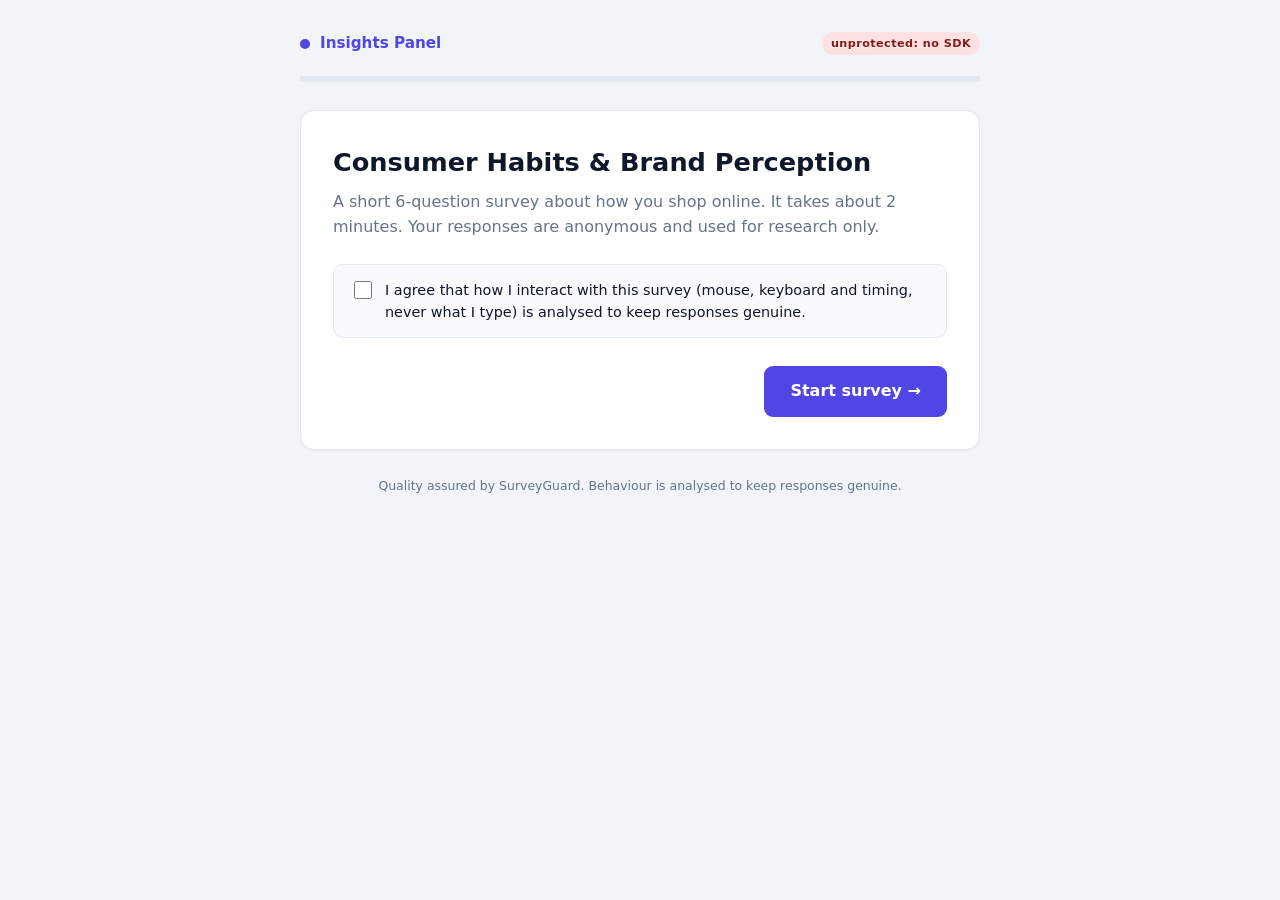
<file: index.html>
<!DOCTYPE html>
<html lang="en">
<head>
  <meta charset="UTF-8" />
  <meta name="viewport" content="width=device-width, initial-scale=1.0" />
  <title>Consumer Habits Survey</title>
  <meta name="robots" content="noindex" />
  <link rel="stylesheet" href="assets/styles.css" />
</head>
<body>
  <div class="wrap">
    <div class="brandbar">
      <span class="dot"></span> Insights Panel
      <span class="badge" id="sdk-badge">loading…</span>
    </div>
    <div class="progress"><span id="bar"></span></div>
    <div class="card" id="app"><!-- the survey renders here --></div>
    <p class="foot">Quality assured by SurveyGuard. Behaviour is analysed to keep responses genuine.</p>
  </div>

  <!-- 1) Settings: window.SG_CONFIG -->
  <script src="assets/config.js"></script>
  <!-- 2) The survey. It loads the SDK from SG_CONFIG.backend + /static/sdk/surveyguard.js itself. -->
  <script src="assets/survey.js"></script>
</body>
</html>
</file>
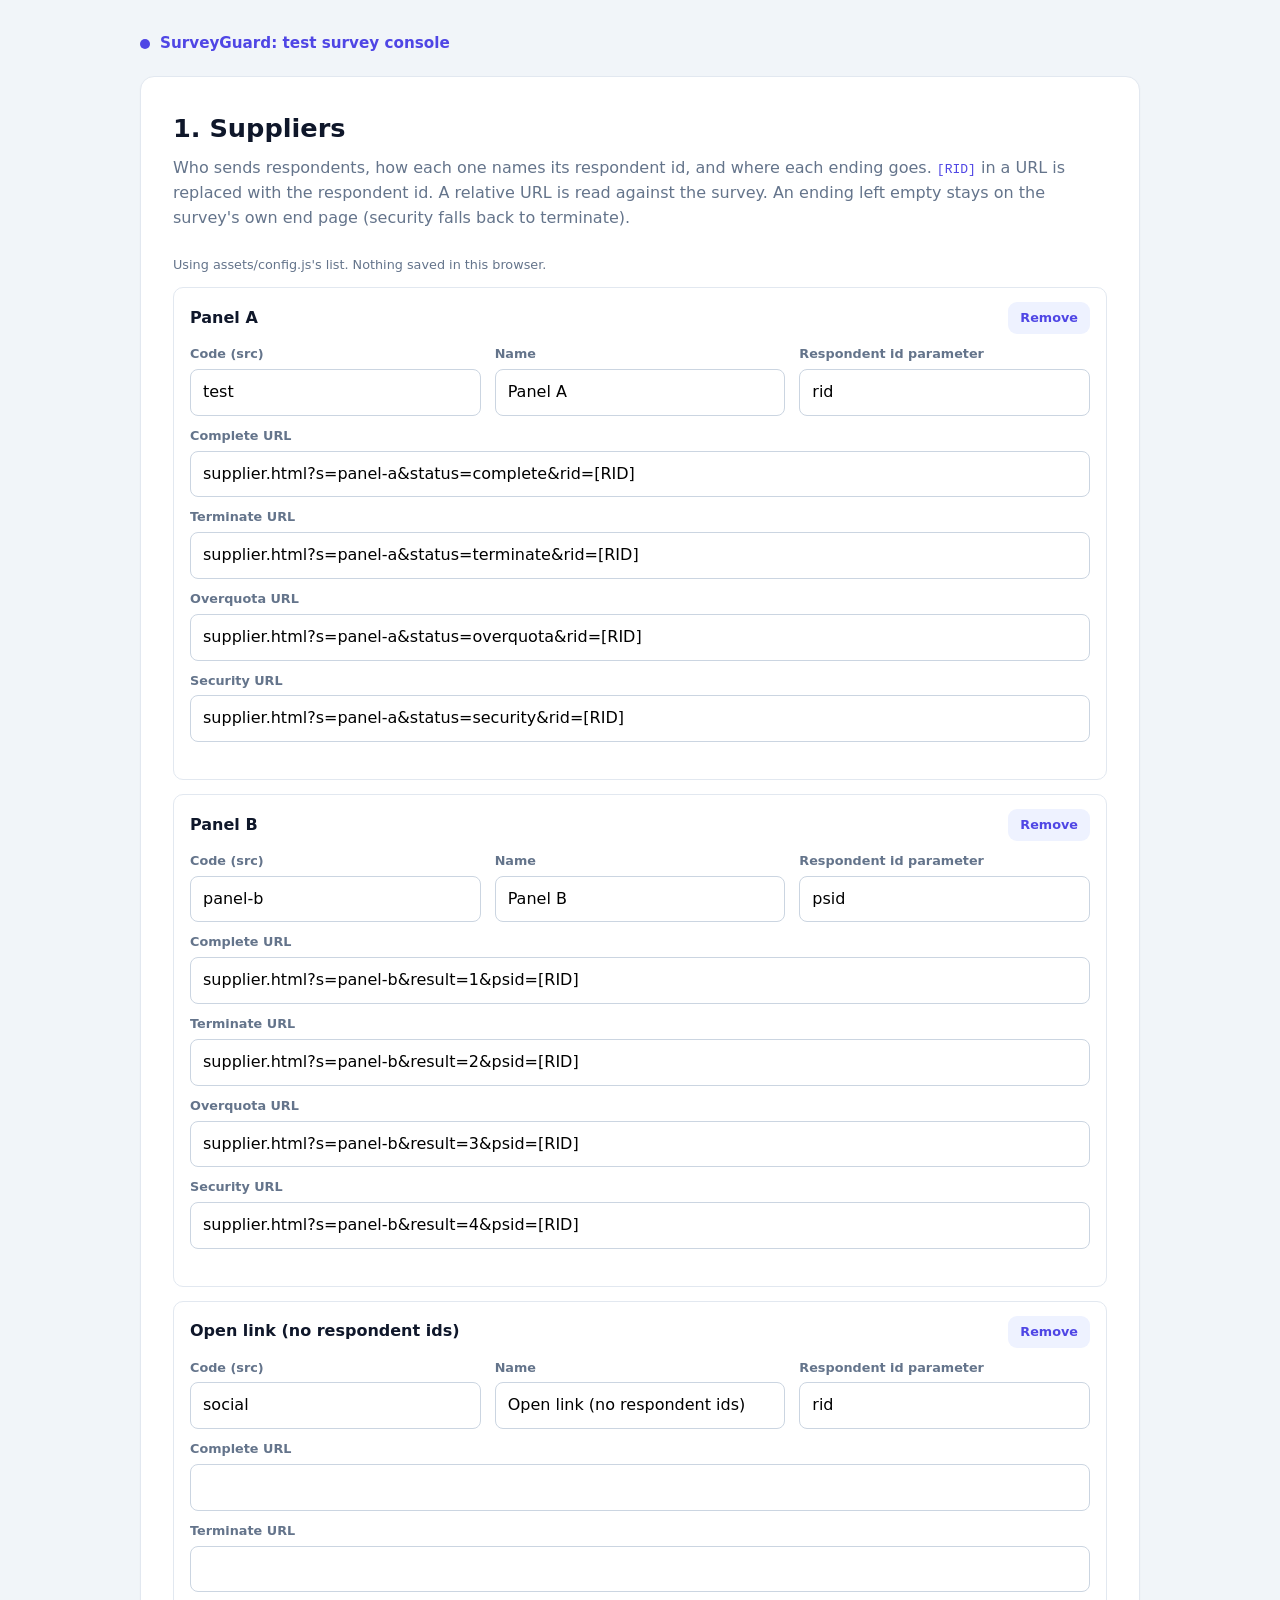
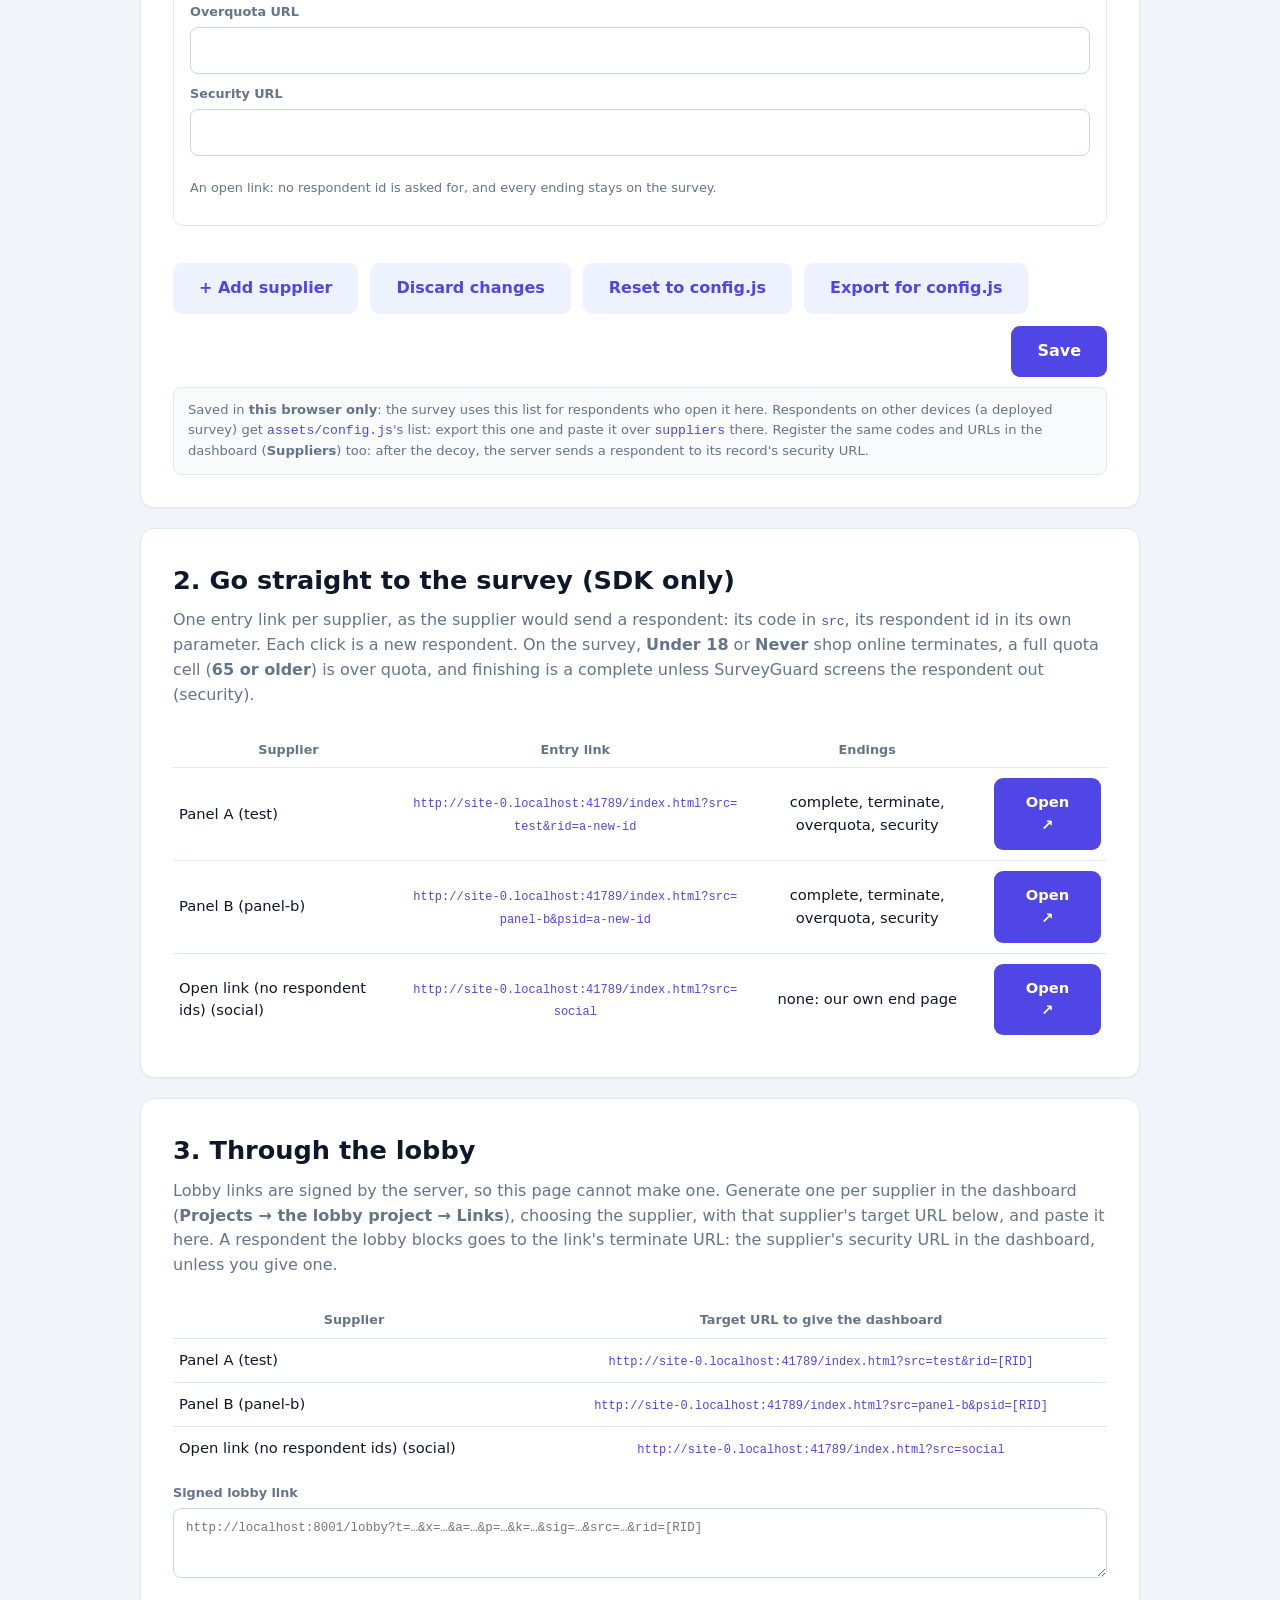
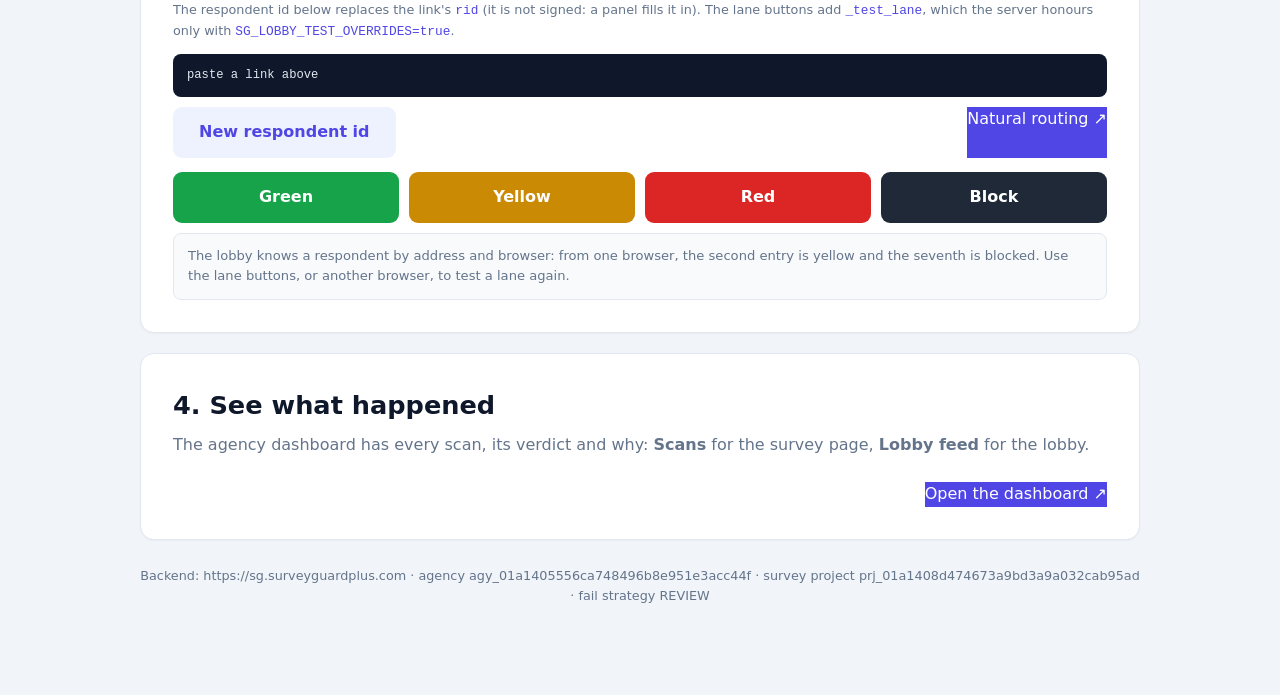
<file: launch.html>
<!DOCTYPE html>
<html lang="en">
<head>
  <meta charset="UTF-8" />
  <meta name="viewport" content="width=device-width, initial-scale=1.0" />
  <title>Test Survey Console</title>
  <meta name="robots" content="noindex" />
  <link rel="stylesheet" href="assets/styles.css" />
</head>
<body>
  <div class="wrap wide">
    <div class="brandbar"><span class="dot"></span> SurveyGuard: test survey console</div>
    <div class="verdict error" id="setup" style="display:none"></div>

    <div class="card">
      <h1>1. Suppliers</h1>
      <p class="lede">Who sends respondents, how each one names its respondent id, and where each ending goes.
        <code>[RID]</code> in a URL is replaced with the respondent id. A relative URL is read against the survey. An
        ending left empty stays on the survey's own end page (security falls back to terminate).</p>
      <p class="cfg" id="source-of-list"></p>
      <div id="editor"></div>
      <div class="err" id="editor-err"></div>
      <div class="nav" style="margin-top:8px;flex-wrap:wrap">
        <button class="btn-ghost" id="add">+ Add supplier</button>
        <button class="btn-ghost" id="discard">Discard changes</button>
        <button class="btn-ghost" id="reset">Reset to config.js</button>
        <button class="btn-ghost" id="export">Export for config.js</button>
        <button class="btn-primary" id="save">Save</button>
      </div>
      <div class="note">Saved in <b>this browser only</b>: the survey uses this list for respondents who open it here.
        Respondents on other devices (a deployed survey) get <code>assets/config.js</code>'s list: export this one and
        paste it over <code>suppliers</code> there. Register the same codes and URLs in the dashboard
        (<b>Suppliers</b>) too: after the decoy, the server sends a respondent to its record's security URL.</div>
      <div class="field" id="export-box" style="display:none;margin-top:14px">
        <label for="export-text">Paste over <code>suppliers: { … },</code> in assets/config.js</label>
        <textarea id="export-text" readonly style="min-height:220px"></textarea>
      </div>
    </div>

    <div class="card" style="margin-top:20px">
      <h1>2. Go straight to the survey (SDK only)</h1>
      <p class="lede">One entry link per supplier, as the supplier would send a respondent: its code in
        <code>src</code>, its respondent id in its own parameter. Each click is a new respondent. On the survey,
        <b>Under 18</b> or <b>Never</b> shop online terminates, a full quota cell (<b id="full"></b>) is over quota,
        and finishing is a complete unless SurveyGuard screens the respondent out (security).</p>
      <table class="matrix" id="suppliers"><thead><tr><th>Supplier</th><th>Entry link</th><th>Endings</th><th></th>
      </tr></thead><tbody></tbody></table>
    </div>

    <div class="card" style="margin-top:20px">
      <h1>3. Through the lobby</h1>
      <p class="lede">Lobby links are signed by the server, so this page cannot make one. Generate one per supplier in
        the dashboard (<b>Projects → the lobby project → Links</b>), choosing the supplier, with that supplier's
        target URL below, and paste it here. A respondent the lobby blocks goes to the link's terminate URL: the
        supplier's security URL in the dashboard, unless you give one.</p>
      <table class="matrix" id="targets"><thead><tr><th>Supplier</th><th>Target URL to give the dashboard</th></tr>
      </thead><tbody></tbody></table>
      <div class="field" style="margin-top:14px">
        <label for="link">Signed lobby link</label>
        <textarea id="link" placeholder="http://localhost:8001/lobby?t=…&x=…&a=…&p=…&k=…&sig=…&src=…&rid=[RID]"></textarea>
      </div>
      <p class="cfg">The respondent id below replaces the link's <code>rid</code> (it is not signed: a panel fills it
        in). The lane buttons add <code>_test_lane</code>, which the server honours only with
        <code>SG_LOBBY_TEST_OVERRIDES=true</code>.</p>
      <div class="urlbox" id="lobby-url">paste a link above</div>
      <div class="nav" style="margin-top:0">
        <button class="btn-ghost" id="lobby-new">New respondent id</button>
        <a class="btn-primary" id="lobby-open" target="_blank" rel="noopener"
           style="text-decoration:none;text-align:center">Natural routing ↗</a>
      </div>
      <div class="lanes" style="margin-top:14px">
        <button class="lane green" data-lane="green">Green</button>
        <button class="lane yellow" data-lane="yellow">Yellow</button>
        <button class="lane red" data-lane="red">Red</button>
        <button class="lane" style="background:#1f2937" data-lane="block">Block</button>
      </div>
      <div class="note">The lobby knows a respondent by address and browser: from one browser, the second entry is
        yellow and the seventh is blocked. Use the lane buttons, or another browser, to test a lane again.</div>
    </div>

    <div class="card" style="margin-top:20px">
      <h1>4. See what happened</h1>
      <p class="lede">The agency dashboard has every scan, its verdict and why: <b>Scans</b> for the survey page,
        <b>Lobby feed</b> for the lobby.</p>
      <div class="nav" style="margin-top:0">
        <a class="btn-primary" id="dashboard" target="_blank" rel="noopener"
           style="text-decoration:none;text-align:center">Open the dashboard ↗</a>
      </div>
    </div>

    <p class="foot cfg" id="cfgline"></p>
  </div>

  <script src="assets/config.js"></script>
  <script>
    (function () {
      var cfg = window.SG_CONFIG || {};
      var here = location.origin + location.pathname.replace(/[^/]+$/, '');
      var ENDINGS = ['complete', 'terminate', 'overquota', 'security'];
      var CODE = /^[A-Za-z0-9._~-]{1,256}$/;
      var PARAM = /^[A-Za-z0-9._-]{1,64}$/;

      function newRid() {
        return 't-' + Date.now().toString(36) + '-' + Math.random().toString(36).slice(2, 7);
      }

      function el(tag, props, children) {
        var node = document.createElement(tag);
        Object.keys(props || {}).forEach(function (k) { node[k] = props[k]; });
        (children || []).forEach(function (c) { node.append(c); });
        return node;
      }

      function cell(content) {
        return el('td', {}, [content]);
      }

      // ── The supplier editor ──────────────────────────────────────────────
      // `draft` is a list of { code, name, ridParam, redirects }: what the inputs show, saved only on Save.
      var draft = [];
      var editor = document.getElementById('editor');
      var errBox = document.getElementById('editor-err');

      function toDraft(suppliers) {
        return Object.keys(suppliers || {}).map(function (code) {
          var s = suppliers[code] || {};
          var redirects = {};
          ENDINGS.forEach(function (k) { redirects[k] = (s.redirects && s.redirects[k]) || ''; });
          return { code: code, name: s.name || '', ridParam: s.ridParam || 'rid', redirects: redirects };
        });
      }

      function urlProblem(value) {
        if (!value) return null;
        try {
          var url = new URL(value.split('[RID]').join('x'), here);
          return url.protocol === 'http:' || url.protocol === 'https:' ? null : 'must be an http(s) URL';
        } catch (e) {
          return 'is not a URL';
        }
      }

      /** The draft as config.js holds it, or a list of what is wrong with it. */
      function validated() {
        var problems = [];
        var out = {};
        draft.forEach(function (s, i) {
          var label = s.code || 'supplier ' + (i + 1);
          if (!CODE.test(s.code)) problems.push(label + ': the code must be letters, digits, ".", "_", "~" or "-"');
          else if (Object.prototype.hasOwnProperty.call(out, s.code)) problems.push(label + ': the code is used twice');
          if (!PARAM.test(s.ridParam)) problems.push(label + ': the respondent id parameter must be letters, digits, ".", "_" or "-"');
          var redirects = {};
          ENDINGS.forEach(function (k) {
            var v = s.redirects[k].trim();
            var bad = urlProblem(v);
            if (bad) problems.push(label + ': the ' + k + ' URL ' + bad);
            if (v) redirects[k] = v;
          });
          out[s.code] = { name: s.name.trim() || s.code, ridParam: s.ridParam, redirects: redirects };
        });
        return problems.length ? { problems: problems } : { suppliers: out };
      }

      function warnings(s) {
        var missing = ENDINGS.filter(function (k) { return s.redirects[k] && s.redirects[k].indexOf('[RID]') === -1; });
        var empty = ENDINGS.every(function (k) { return !s.redirects[k]; });
        if (empty) return 'An open link: no respondent id is asked for, and every ending stays on the survey.';
        return missing.length ? 'No [RID] in the ' + missing.join(', ') + ' URL: the supplier cannot tell who it is.' : '';
      }

      function renderEditor() {
        editor.textContent = '';
        draft.forEach(function (s, i) {
          var warn = el('p', { className: 'cfg', textContent: warnings(s) });
          function input(label, value, onInput, wide) {
            var field = el('div', { className: 'field' + (wide ? ' span2' : '') });
            var box = el('input', { type: 'text', value: value, spellcheck: false });
            box.addEventListener('input', function () { onInput(box.value); warn.textContent = warnings(s); });
            field.append(el('label', { textContent: label }), box);
            return field;
          }
          var remove = el('button', { className: 'btn-ghost', textContent: 'Remove' });
          remove.onclick = function () { draft.splice(i, 1); renderEditor(); };
          var grid = el('div', { className: 'sup-grid' }, [
            input('Code (src)', s.code, function (v) { s.code = v.trim(); }),
            input('Name', s.name, function (v) { s.name = v; }),
            input('Respondent id parameter', s.ridParam, function (v) { s.ridParam = v.trim(); })
          ].concat(ENDINGS.map(function (k) {
            return input(k[0].toUpperCase() + k.slice(1) + ' URL', s.redirects[k], function (v) { s.redirects[k] = v; }, true);
          })));
          editor.append(el('div', { className: 'sup' }, [
            el('div', { className: 'sup-head' }, [el('h2', { textContent: s.name || s.code || 'New supplier' }), remove]),
            grid, warn
          ]));
        });
        if (!draft.length) editor.append(el('p', { className: 'cfg', textContent: 'No suppliers: every respondent ends on the survey.' }));
      }

      function showSource() {
        document.getElementById('source-of-list').textContent = cfg.suppliersSaved
          ? 'Using the list saved in this browser.'
          : 'Using assets/config.js\'s list. Nothing saved in this browser.';
      }

      document.getElementById('add').onclick = function () {
        var n = draft.length + 1;
        var code = 'supplier-' + n;
        var page = 'supplier.html?s=' + code;
        draft.push({ code: code, name: 'Supplier ' + n, ridParam: 'rid', redirects: {
          complete: page + '&status=complete&rid=[RID]', terminate: page + '&status=terminate&rid=[RID]',
          overquota: page + '&status=overquota&rid=[RID]', security: page + '&status=security&rid=[RID]'
        } });
        renderEditor();
      };
      document.getElementById('discard').onclick = function () {
        draft = toDraft(cfg.suppliers); errBox.textContent = ''; renderEditor();
      };
      document.getElementById('reset').onclick = function () {
        try { localStorage.removeItem(cfg.savedSuppliersKey); } catch (e) {}
        cfg.suppliers = cfg.defaultSuppliers;
        cfg.suppliersSaved = false;
        draft = toDraft(cfg.suppliers); errBox.textContent = '';
        renderEditor(); showSource(); renderLinks();
      };
      document.getElementById('save').onclick = function () {
        var result = validated();
        if (result.problems) { errBox.textContent = result.problems.join(' · '); return; }
        try {
          localStorage.setItem(cfg.savedSuppliersKey, JSON.stringify(result.suppliers));
        } catch (e) {
          errBox.textContent = 'This browser will not store it (a private window, or blocked site data). Export it instead.';
          return;
        }
        errBox.textContent = '';
        cfg.suppliers = result.suppliers;
        cfg.suppliersSaved = true;
        draft = toDraft(cfg.suppliers);
        renderEditor(); showSource(); renderLinks();
      };
      document.getElementById('export').onclick = function () {
        var result = validated();
        if (result.problems) { errBox.textContent = result.problems.join(' · '); return; }
        errBox.textContent = '';
        var text = 'suppliers: ' + JSON.stringify(result.suppliers, null, 2).replace(/\n/g, '\n    ') + ',';
        document.getElementById('export-box').style.display = '';
        var area = document.getElementById('export-text');
        area.value = '    ' + text;
        area.select();
      };

      // ── Entry links and lobby targets ────────────────────────────────────
      // An entry link as the supplier sends it: its code, and a respondent id in its own parameter (none for an
      // open link). `rid` null leaves the [RID] macro for the lobby to fill.
      function entryUrl(code, rid) {
        var s = cfg.suppliers[code] || {};
        var url = here + 'index.html?src=' + encodeURIComponent(code);
        if (Object.keys(s.redirects || {}).length === 0) return url; // an open link: no ids
        return url + '&' + encodeURIComponent(s.ridParam || 'rid') + '=' + (rid === null ? '[RID]' : encodeURIComponent(rid));
      }

      function endings(s) {
        var r = s.redirects || {};
        var named = ENDINGS.filter(function (k) { return r[k]; });
        return named.length ? named.join(', ') : 'none: our own end page';
      }

      function renderLinks() {
        var rows = document.querySelector('#suppliers tbody');
        var targets = document.querySelector('#targets tbody');
        rows.textContent = '';
        targets.textContent = '';
        Object.keys(cfg.suppliers || {}).forEach(function (code) {
          var s = cfg.suppliers[code];
          var name = (s.name || code) + ' (' + code + ')';
          var open = el('button', { className: 'btn-primary', textContent: 'Open ↗' });
          open.onclick = function () { window.open(entryUrl(code, newRid()), '_blank', 'noopener'); };
          rows.append(el('tr', {}, [
            cell(name), cell(el('code', { textContent: entryUrl(code, 'a-new-id') })), cell(endings(s)), cell(open)
          ]));
          targets.append(el('tr', {}, [cell(name), cell(el('code', { textContent: entryUrl(code, null) }))]));
        });
      }

      // ── The lobby link ───────────────────────────────────────────────────
      var linkEl = document.getElementById('link');
      var lobbyRid = newRid();

      function lobbyUrl(lane) {
        var raw = linkEl.value.trim();
        if (!raw) return null;
        var url;
        try { url = new URL(raw); } catch (e) { return null; }
        url.searchParams.set('rid', lobbyRid); // unsigned: the last value wins, so setting it is enough
        if (lane) url.searchParams.set('_test_lane', lane);
        return url.toString();
      }

      function buildLobby() {
        var lobby = lobbyUrl(null);
        document.getElementById('lobby-url').textContent = lobby || 'paste a link above';
        var open = document.getElementById('lobby-open');
        if (lobby) open.href = lobby; else open.removeAttribute('href');
      }

      linkEl.addEventListener('input', buildLobby);
      document.getElementById('lobby-new').onclick = function () { lobbyRid = newRid(); buildLobby(); };
      document.querySelectorAll('.lane').forEach(function (b) {
        b.onclick = function () {
          var url = lobbyUrl(b.getAttribute('data-lane'));
          if (url) window.open(url, '_blank', 'noopener');
          lobbyRid = newRid();
          buildLobby();
        };
      });

      var backend = String(cfg.backend || '').replace(/\/+$/, '');
      document.getElementById('dashboard').href = backend + '/dashboard/';
      document.getElementById('full').textContent = (cfg.quotasFull || []).join(', ') || 'none';
      document.getElementById('cfgline').textContent =
        'Backend: ' + backend + ' · agency ' + cfg.agency + ' · survey project ' + cfg.project +
        ' · fail strategy ' + cfg.failStrategy;

      // Set-up mistakes the survey would otherwise only show as a refused session.
      var setup = [];
      if (location.protocol === 'file:') {
        setup.push('This page was opened from a file. SurveyGuard refuses a file:// page (it sends no origin), and ' +
          'entry links point at file:// too. In this folder run: python -m http.server 5500 --bind 127.0.0.1, then ' +
          'open http://127.0.0.1:5500/launch.html.');
      }
      if (!/^agy_[0-9a-f]{32}$/.test(cfg.agency || '') || !/^prj_[0-9a-f]{32}$/.test(cfg.project || '')) {
        setup.push('assets/config.js still has placeholder ids: set agency (agy_…, Settings in the dashboard) and ' +
          'project (prj_…, Projects).');
      }
      if (setup.length) {
        var box = document.getElementById('setup');
        box.style.display = '';
        box.append(el('h2', { textContent: 'Not set up yet' }));
        setup.forEach(function (line) { box.append(el('p', { textContent: line })); });
      }

      draft = toDraft(cfg.suppliers);
      renderEditor();
      showSource();
      renderLinks();
      buildLobby();
    })();
  </script>
</body>
</html>
</file>
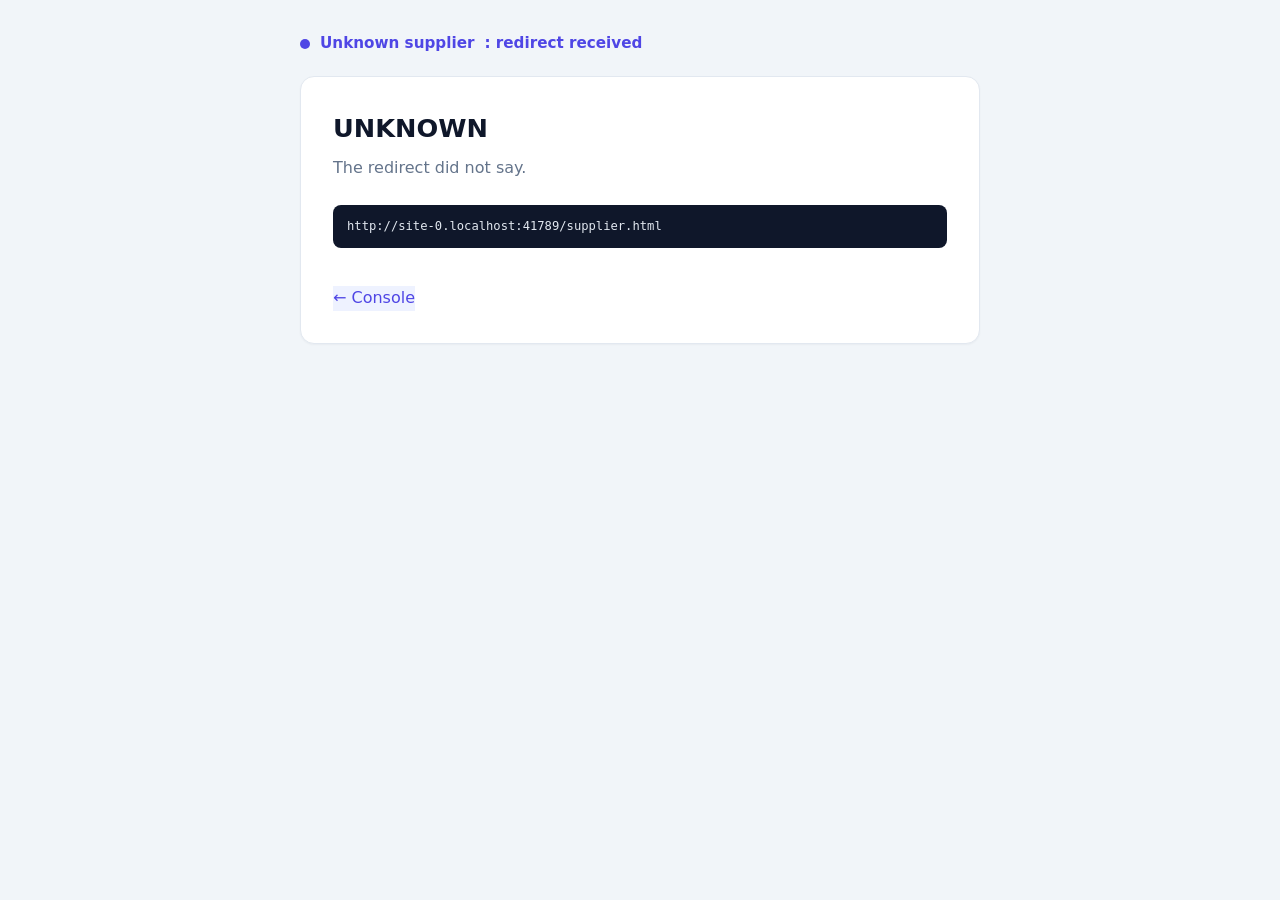
<file: supplier.html>
<!DOCTYPE html>
<html lang="en">
<head>
  <meta charset="UTF-8" />
  <meta name="viewport" content="width=device-width, initial-scale=1.0" />
  <title>Supplier Landing</title>
  <meta name="robots" content="noindex" />
  <link rel="stylesheet" href="assets/styles.css" />
</head>
<body>
  <!-- A stand-in for a supplier's redirect endpoint: it shows what the survey sent back. A real supplier records the
       status against its respondent id and pays (or not) for the complete. -->
  <div class="wrap">
    <div class="brandbar"><span class="dot"></span> <span id="supplier">Supplier</span>: redirect received</div>
    <div class="card">
      <h1 id="status">…</h1>
      <p class="lede" id="meaning"></p>
      <div class="urlbox" id="url"></div>
      <table class="matrix" id="params"><tbody></tbody></table>
      <div id="verdict" class="verdict" style="display:none"></div>
      <div class="nav"><a class="btn-ghost" href="launch.html" style="text-decoration:none">← Console</a></div>
    </div>
  </div>

  <script src="assets/config.js"></script>
  <script>
    (function () {
      var cfg = window.SG_CONFIG || {};
      var params = new URLSearchParams(location.search);
      var code = params.get('s') || '';
      var supplier = (cfg.suppliers || {})[code];
      document.getElementById('supplier').textContent = supplier ? supplier.name : (code || 'Unknown supplier');

      // Panel B's style: a numeric result code. Panel A's: a status word.
      var CODES = { '1': 'complete', '2': 'terminate', '3': 'overquota', '4': 'security' };
      var status = params.get('status') || CODES[params.get('result')] || 'unknown';
      var MEANING = {
        complete: 'Completed the survey. The supplier is paid for this respondent.',
        terminate: 'Did not qualify. No payment.',
        overquota: 'Qualified, but the quota was full. No payment.',
        security: 'Screened out for quality or fraud. No payment; the supplier is told why.',
        unknown: 'The redirect did not say.'
      };
      document.getElementById('status').textContent = status.toUpperCase();
      document.getElementById('meaning').textContent = MEANING[status] || MEANING.unknown;
      document.getElementById('url').textContent = location.href;

      var body = document.querySelector('#params tbody');
      params.forEach(function (value, key) {
        var tr = document.createElement('tr');
        var k = document.createElement('td'); k.textContent = key;
        var v = document.createElement('td'); v.textContent = value || '(empty)';
        tr.append(k, v);
        body.append(tr);
      });

      // What SurveyGuard said, when this browser ran the survey (operator only).
      var local = ['localhost', '127.0.0.1', '::1'].indexOf(location.hostname) !== -1;
      if (!local && params.get('sg_debug') !== '1') return;
      var r = null, ending = null;
      try {
        r = JSON.parse(sessionStorage.getItem('sg_result') || 'null');
        ending = JSON.parse(sessionStorage.getItem('sg_ending') || 'null');
      } catch (e) {}
      if (!r && !ending) return;
      var el = document.getElementById('verdict');
      el.className = 'verdict ' + ({ complete: 'allow', security: 'block' }[status] || 'flag');
      el.style.display = '';
      var h = document.createElement('h2');
      h.textContent = 'Debug: the survey\'s side (operator only)';
      var pre = document.createElement('pre');
      pre.textContent = JSON.stringify({ ending: ending, surveyguard: r }, null, 2);
      el.append(h, pre);
    })();
  </script>
</body>
</html>
</file>
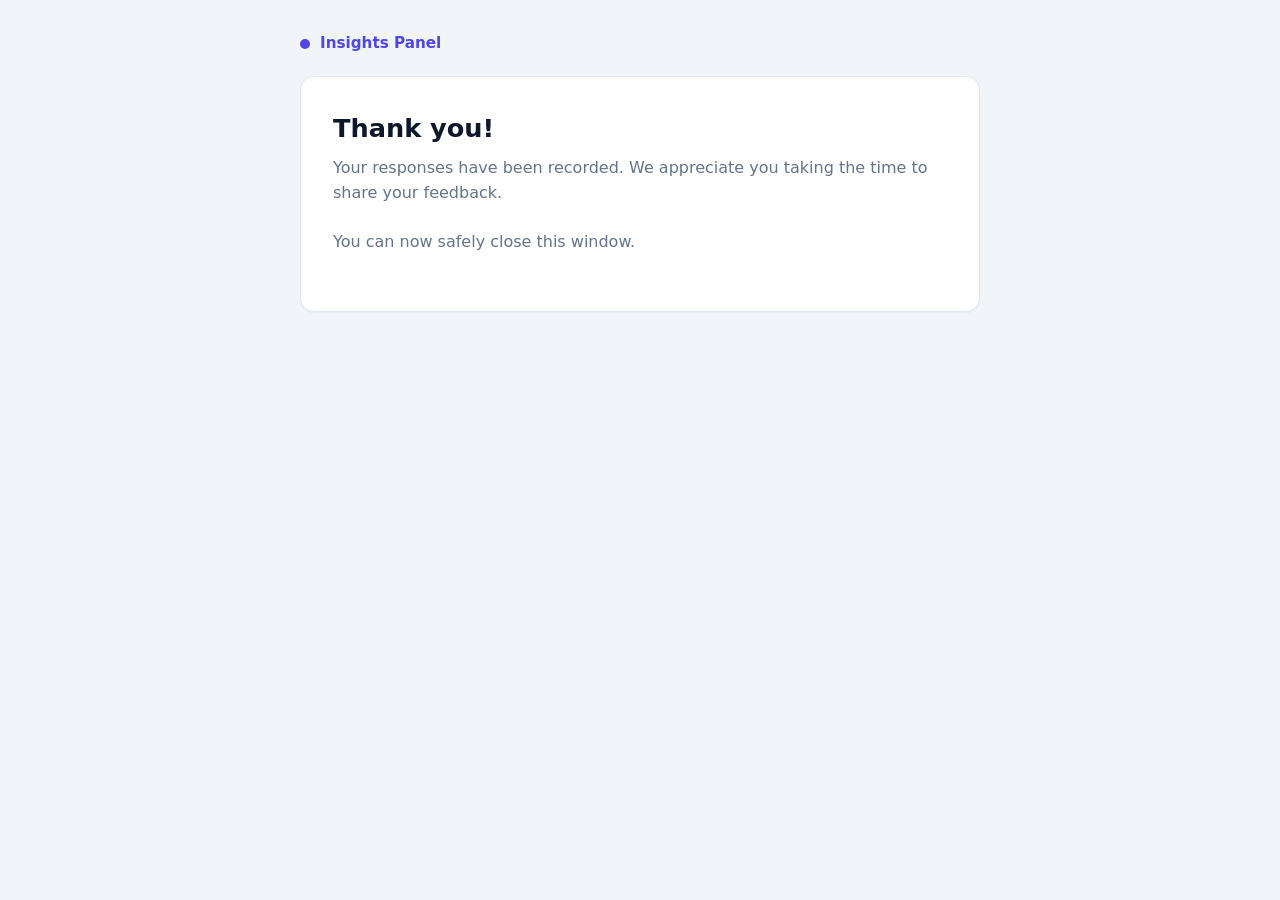
<file: thanks.html>
<!DOCTYPE html>
<html lang="en">
<head>
  <meta charset="UTF-8" />
  <meta name="viewport" content="width=device-width, initial-scale=1.0" />
  <title>Thank you</title>
  <meta name="robots" content="noindex" />
  <link rel="stylesheet" href="assets/styles.css" />
</head>
<body>
  <div class="wrap">
    <div class="brandbar"><span class="dot"></span> Insights Panel</div>
    <div class="card">
      <h1 id="title">Thank you!</h1>
      <p class="lede" id="lede">Your responses have been recorded. We appreciate you taking the time to share your
        feedback.</p>
      <p class="lede">You can now safely close this window.</p>

      <!-- The SurveyGuard result: shown only to the operator (localhost, 127.0.0.1, or ?sg_debug=1). -->
      <div id="verdict" class="verdict" style="display:none"></div>
    </div>
  </div>

  <script src="assets/config.js"></script>
  <script>
    (function () {
      var params = new URLSearchParams(location.search);

      // This survey's own end page: for a respondent whose supplier gave no URL for the ending (survey.js::finish).
      var end = params.get('end') || 'complete';
      var ENDS = {
        terminate: ['Thank you for your interest', 'Unfortunately you do not qualify for this survey.'],
        overquota: ['Thank you for your interest', 'We already have enough responses from people like you.'],
        security: ['Thank you for your interest', 'Unfortunately you do not qualify for this survey.']
      };
      if (ENDS[end]) {
        document.getElementById('title').textContent = ENDS[end][0];
        document.getElementById('lede').textContent = ENDS[end][1] + ' We appreciate your time.';
      }

      var local = ['localhost', '127.0.0.1', '::1'].indexOf(location.hostname) !== -1;
      if (params.get('sg_debug') !== '1' && !local) return;

      var r = null;
      try { r = JSON.parse(sessionStorage.getItem('sg_result') || 'null'); } catch (e) {}
      if (!r) r = { action: null, verdict: null, source: 'not analysed: the screener ended it (' + end + ')' };

      function esc(s) {
        return String(s == null ? '' : s).replace(/&/g, '&amp;').replace(/</g, '&lt;').replace(/>/g, '&gt;');
      }
      var verdict = String(r.verdict || (r.failure ? 'ERROR' : 'NONE')).toUpperCase();
      var cls = { ALLOW: 'allow', FLAG: 'flag', REVIEW: 'flag', BLOCK: 'block', GHOST: 'block', ERROR: 'error' }[verdict]
        || 'flag';
      var el = document.getElementById('verdict');
      el.className = 'verdict ' + cls;
      el.style.display = '';

      var cfg = window.SG_CONFIG || {};
      var detail = r.scanId && cfg.backend
        ? '<p><a href="' + esc(cfg.backend + '/dashboard/scans/' + encodeURIComponent(r.scanId)) +
          '" target="_blank" rel="noopener">Open this scan in the dashboard ↗</a></p>'
        : '';
      el.innerHTML =
        '<h2>Debug: SurveyGuard result (operator only)</h2>' +
        '<p>Action <strong>' + esc(r.action) + '</strong> · effective verdict <strong>' + esc(verdict) +
        '</strong> · decided by <strong>' + esc(r.source) + '</strong></p>' +
        (r.failure ? '<p>Failure: <strong>' + esc(r.failure) + '</strong></p>' : '') +
        detail +
        '<pre>' + esc(JSON.stringify(r, null, 2)) + '</pre>';
    })();
  </script>
</body>
</html>
</file>
<file: assets/styles.css>
/* SurveyGuard live survey — shared styles (Qualtrics/Decipher-ish) */
:root {
  --bg: #f1f5f9;
  --card: #ffffff;
  --ink: #0f172a;
  --muted: #64748b;
  --line: #e2e8f0;
  --brand: #4f46e5;
  --brand-dark: #4338ca;
  --green: #16a34a;
  --amber: #ca8a04;
  --red: #dc2626;
  --radius: 14px;
}

*, *::before, *::after { box-sizing: border-box; }

body {
  font-family: system-ui, -apple-system, "Segoe UI", Roboto, sans-serif;
  background: var(--bg);
  color: var(--ink);
  margin: 0;
  line-height: 1.55;
}

.wrap {
  max-width: 720px;
  margin: 0 auto;
  padding: 32px 20px 80px;
}

.brandbar {
  display: flex;
  align-items: center;
  gap: 10px;
  font-weight: 700;
  font-size: 0.95rem;
  color: var(--brand);
  margin-bottom: 20px;
}
.brandbar .dot { width: 10px; height: 10px; border-radius: 99px; background: var(--brand); }
.brandbar .badge {
  margin-left: auto; font-size: 0.7rem; font-weight: 700; letter-spacing: 0.04em;
  padding: 3px 9px; border-radius: 99px; background: #fef3c7; color: #78350f;
}
.brandbar .badge.ready { background: #d1fae5; color: #065f46; }
.brandbar .badge.error { background: #fee2e2; color: #7f1d1d; }

.progress {
  height: 6px; background: var(--line); border-radius: 99px; overflow: hidden; margin-bottom: 28px;
}
.progress > span { display: block; height: 100%; width: 0; background: var(--brand); transition: width 0.35s ease; }

.card {
  background: var(--card);
  border: 1px solid var(--line);
  border-radius: var(--radius);
  padding: 32px;
  box-shadow: 0 1px 2px rgba(15, 23, 42, 0.04);
}

h1 { font-size: 1.6rem; margin: 0 0 8px; }
h2 { font-size: 1.2rem; margin: 0 0 6px; }
.lede { color: var(--muted); margin: 0 0 24px; }
.qnum { font-size: 0.78rem; font-weight: 700; letter-spacing: 0.05em; color: var(--brand); text-transform: uppercase; }
.qtext { font-size: 1.15rem; font-weight: 600; margin: 4px 0 18px; }
.hint { color: var(--muted); font-size: 0.85rem; margin: -10px 0 18px; }

/* Choice options */
.opt {
  display: flex; align-items: center; gap: 12px;
  border: 1px solid var(--line); border-radius: 10px;
  padding: 13px 15px; margin-bottom: 10px; cursor: pointer;
  transition: border-color 0.15s, background 0.15s;
}
.opt:hover { border-color: #c7d2fe; background: #f8faff; }
.opt input { width: 18px; height: 18px; accent-color: var(--brand); flex: none; }
.opt.checked { border-color: var(--brand); background: #f5f3ff; }

/* Matrix / grid */
.matrix { width: 100%; border-collapse: collapse; font-size: 0.92rem; }
.matrix th { font-weight: 600; color: var(--muted); padding: 8px 6px; text-align: center; font-size: 0.8rem; }
.matrix td:first-child { text-align: left; padding-right: 12px; font-weight: 500; }
.matrix td { padding: 10px 6px; text-align: center; border-top: 1px solid var(--line); }
.matrix input { width: 18px; height: 18px; accent-color: var(--brand); }

/* Scale (NPS) */
.scale { display: flex; gap: 6px; flex-wrap: wrap; }
.scale label {
  flex: 1; min-width: 40px; text-align: center; border: 1px solid var(--line);
  border-radius: 8px; padding: 12px 0; cursor: pointer; font-weight: 600;
}
.scale label:hover { border-color: #c7d2fe; }
.scale input { position: absolute; opacity: 0; }
.scale input:checked + span { color: #fff; }
.scale label:has(input:checked) { background: var(--brand); border-color: var(--brand); color: #fff; }
.scale-ends { display: flex; justify-content: space-between; color: var(--muted); font-size: 0.78rem; margin-top: 6px; }

textarea, input[type="text"] {
  width: 100%; padding: 12px 14px; border: 1px solid #cbd5e1; border-radius: 8px;
  font: inherit; resize: vertical;
}
textarea:focus, input[type="text"]:focus { outline: none; border-color: var(--brand); }
textarea { min-height: 130px; }

.nav { display: flex; gap: 12px; margin-top: 28px; }
button {
  font: inherit; font-weight: 600; border: none; border-radius: 9px;
  padding: 13px 26px; cursor: pointer; transition: background 0.15s, opacity 0.15s;
}
.btn-primary { background: var(--brand); color: #fff; margin-left: auto; }
.btn-primary:hover { background: var(--brand-dark); }
.btn-ghost { background: #eef2ff; color: var(--brand); }
.btn-ghost:hover { background: #e0e7ff; }
button:disabled { opacity: 0.5; cursor: not-allowed; }

.err { color: var(--red); font-size: 0.85rem; margin-top: 10px; min-height: 1.1em; }

/* Verdict (thanks) */
.verdict { border-radius: 12px; padding: 22px; margin: 20px 0; border: 1px solid; }
.verdict.allow { background: #d1fae5; border-color: #34d399; color: #065f46; }
.verdict.flag  { background: #fef3c7; border-color: #fbbf24; color: #78350f; }
.verdict.block { background: #fee2e2; border-color: #f87171; color: #7f1d1d; }
.verdict.error { background: #fce7f3; border-color: #f472b6; color: #831843; }
.verdict h2 { margin: 0 0 8px; }
.verdict pre {
  margin: 12px 0 0; background: rgba(0,0,0,0.06); padding: 12px; border-radius: 8px;
  font-size: 0.76rem; white-space: pre-wrap; word-break: break-all; max-height: 260px; overflow: auto;
}

.foot { text-align: center; color: var(--muted); font-size: 0.78rem; margin-top: 26px; }
.foot a { color: var(--brand); }

/* v2: the consent question on the welcome screen, and the console's fields */
.consent { display: flex; gap: 10px; align-items: flex-start; padding: 14px 16px; border: 1px solid var(--line);
           border-radius: 10px; background: #f8fafc; font-size: 0.9rem; cursor: pointer; }
.consent input { width: 18px; height: 18px; margin-top: 2px; accent-color: var(--brand); flex: none; }
.field { margin-bottom: 14px; }
.field label { display: block; font-size: 0.8rem; font-weight: 600; color: var(--muted); margin-bottom: 5px; }
.field input, .field textarea { width: 100%; padding: 10px 12px; border: 1px solid #cbd5e1; border-radius: 8px;
                                font: inherit; box-sizing: border-box; }
.field textarea { min-height: 70px; font-family: ui-monospace, monospace; font-size: 0.78rem; }
.urlbox { background: #0f172a; color: #e2e8f0; border-radius: 8px; padding: 12px 14px;
          font-family: ui-monospace, monospace; font-size: 0.76rem; word-break: break-all; margin: 10px 0; }
.lanes { display: flex; gap: 10px; flex-wrap: wrap; margin-top: 6px; }
.lane { flex: 1; min-width: 120px; color: #fff; border-radius: 9px; padding: 13px; text-align: center;
        font-weight: 600; cursor: pointer; border: none; }
.lane.green { background: var(--green); } .lane.yellow { background: var(--amber); } .lane.red { background: var(--red); }
.note { font-size: 0.82rem; color: var(--muted); background: #f8fafc; border: 1px solid var(--line);
        border-radius: 8px; padding: 12px 14px; margin-top: 10px; }
code { color: var(--brand); }
.cfg { font-size: 0.8rem; color: var(--muted); }
.cfg b { color: var(--ink); }
.matrix code { word-break: break-all; font-size: 0.75rem; }
.wrap.wide { max-width: 1040px; }
.sup { border: 1px solid var(--line); border-radius: 10px; padding: 14px 16px; margin-bottom: 14px; }
.sup-head { display: flex; align-items: center; justify-content: space-between; margin-bottom: 10px; }
.sup-head h2 { margin: 0; font-size: 1rem; }
.sup-head button { padding: 6px 12px; font-size: 0.8rem; }
.sup-grid { display: grid; grid-template-columns: repeat(3, minmax(0, 1fr)); gap: 0 14px; }
.sup-grid .span2 { grid-column: span 3; }
.sup-grid .field { margin-bottom: 10px; }
@media (max-width: 640px) { .sup-grid { grid-template-columns: 1fr; } .sup-grid .span2 { grid-column: auto; } }
</file>
